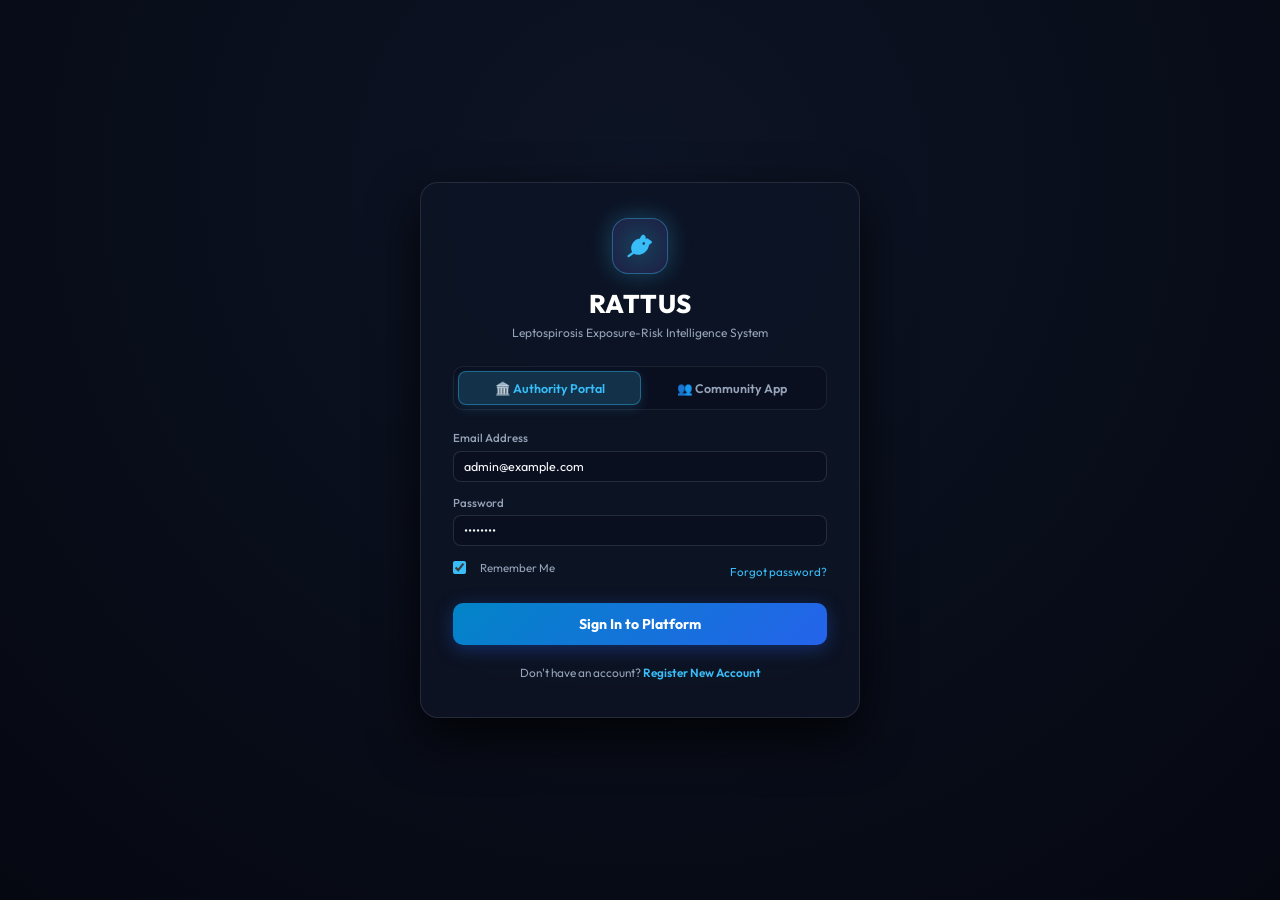
<file: login.html>
<!DOCTYPE html>
<html lang="en">
<head>
    <meta charset="UTF-8">
    <meta name="viewport" content="width=device-width, initial-scale=1.0">
    <title>RATTUS — Authentication Portal</title>
    <!-- Fonts -->
    <link rel="preconnect" href="https://fonts.googleapis.com">
    <link rel="preconnect" href="https://fonts.gstatic.com" crossorigin>
    <link href="https://fonts.googleapis.com/css2?family=Outfit:wght@300;400;500;600;700;800&family=JetBrains+Mono:wght@400;500;600&display=swap" rel="stylesheet">
    <link rel="stylesheet" href="/static/style.css?v=7">
</head>
<body class="login-portal-body">

    <div class="login-container-card">
        <!-- Logo Header -->
        <div class="login-brand-header">
            <div class="login-logo-glow">
                <svg class="login-rat-icon" viewBox="0 0 24 24" fill="currentColor">
                    <path d="M19.5 7.05C19 6.4 18.2 6 17.3 6H16.4C16.8 5.1 16.5 4 15.6 3.4C14.7 2.8 13.5 3 13 3.9L11.7 6.1C9.6 6.3 7.8 7.3 6.6 8.9C5.5 10.3 4.9 12.1 4.9 14C4.9 15 5.2 16 5.7 16.8L2.3 19.3C1.9 19.6 1.8 20.2 2.1 20.6C2.4 21 3 21.1 3.4 20.8L7.1 18.1C8 18.7 9.1 19 10.2 19C14.8 19 18.6 15.6 19.2 11.1L21.2 9.6C21.6 9.3 21.7 8.7 21.4 8.3C21 7.8 20.2 7.5 19.5 7.05ZM15 11C14.4 11 14 10.6 14 10C14 9.4 14.4 9 15 9C15.6 9 16 9.4 16 10C16 10.6 15.6 11 15 11Z"/>
                </svg>
            </div>
            <h1>RATTUS</h1>
            <p>Leptospirosis Exposure-Risk Intelligence System</p>
        </div>

        <!-- Role Selector Pills -->
        <div class="login-role-selector">
            <button class="role-pill active" id="pillAuthority">🏛️ Authority Portal</button>
            <button class="role-pill" id="pillCommunity">👥 Community App</button>
        </div>

        <!-- Login / Register Form -->
        <form id="authForm" class="login-form">
            <div class="form-group">
                <label for="loginEmail">Email Address</label>
                <input type="email" id="loginEmail" value="admin@example.com" placeholder="name@example.com" required class="mobile-input">
            </div>

            <div class="form-group">
                <label for="loginPassword">Password</label>
                <input type="password" id="loginPassword" value="••••••••" required class="mobile-input">
            </div>

            <div class="form-options-row">
                <label class="custom-checkbox-row">
                    <input type="checkbox" id="rememberMe" checked>
                    <span class="checkmark"></span>
                    <span class="cb-label">Remember Me</span>
                </label>
                <a href="#" class="forgot-link">Forgot password?</a>
            </div>

            <button type="submit" class="btn-auth-submit" id="btnAuthSubmit">
                Sign In to Platform
            </button>
        </form>

        <div class="login-footer-text">
            Don't have an account? <a href="#" id="toggleSignup">Register New Account</a>
        </div>
    </div>

    <!-- TOAST CONTAINER -->
    <div id="loginToastContainer" class="toast-container"></div>

    <script>
        document.addEventListener("DOMContentLoaded", () => {
            const pillAuthority = document.getElementById("pillAuthority");
            const pillCommunity = document.getElementById("pillCommunity");
            const btnDemoAdmin = document.getElementById("btnDemoAdmin");
            const btnDemoCommunity = document.getElementById("btnDemoCommunity");
            const loginEmail = document.getElementById("loginEmail");
            const authForm = document.getElementById("authForm");
            let selectedRole = "authority";

            pillAuthority.addEventListener("click", () => {
                pillAuthority.classList.add("active");
                pillCommunity.classList.remove("active");
                loginEmail.value = "admin@example.com";
                selectedRole = "authority";
            });

            pillCommunity.addEventListener("click", () => {
                pillCommunity.classList.add("active");
                pillAuthority.classList.remove("active");
                loginEmail.value = "community@example.com";
                selectedRole = "community";
            });

            authForm.addEventListener("submit", (e) => {
                e.preventDefault();
                performLogin(loginEmail.value, document.getElementById("loginPassword").value);
            });

            async function performLogin(email, password) {
                try {
                    const resp = await fetch("/api/login", {
                        method: "POST",
                        headers: { "Content-Type": "application/json" },
                        body: JSON.stringify({ email, password }),
                    });
                    const data = await resp.json();
                    if (resp.ok && data.success) {
                        localStorage.setItem("rattus_user", JSON.stringify(data.user));
                        window.location.href = data.redirect;
                    } else {
                        alert(data.message || "Login failed");
                    }
                } catch (err) {
                    console.error("Login error:", err);
                    alert("Network error during authentication");
                }
            }
        });
    </script>
</body>
</html>
</file>
<file: static/style.css>
/* ==========================================================================
   RATTUS AI — Ultra-Premium Command Center Dark Glass Design System
   ========================================================================== */

:root {
    --bg-canvas: #070b14;
    --bg-surface: #0a1020;
    --bg-card: rgba(13, 20, 37, 0.75);
    --bg-card-solid: #0d1425;
    --bg-card-hover: rgba(20, 30, 56, 0.85);
    --border-card: rgba(33, 49, 84, 0.65);
    --border-card-glow: rgba(56, 189, 248, 0.4);
    
    --text-main: #f8fafc;
    --text-muted: #94a3b8;
    --text-dim: #64748b;

    /* Semantic Accent Colors */
    --accent-blue: #38bdf8;
    --accent-blue-deep: #0284c7;
    --accent-green: #10b981;
    --accent-green-glow: rgba(16, 185, 129, 0.25);
    --accent-red: #ef4444;
    --accent-red-glow: rgba(239, 68, 68, 0.25);
    --accent-amber: #f59e0b;
    --accent-orange: #f97316;
    --accent-cyan: #06b6d4;
    --accent-purple: #8b5cf6;

    /* Fonts */
    --font-ui: 'Outfit', -apple-system, BlinkMacSystemFont, sans-serif;
    --font-mono: 'JetBrains Mono', monospace;
}

/* Reset & Base */
* {
    box-sizing: border-box;
    margin: 0;
    padding: 0;
}

body {
    font-family: var(--font-ui);
    background-color: var(--bg-canvas);
    color: var(--text-main);
    line-height: 1.4;
    min-height: 100vh;
    padding: 1rem 1.25rem;
    overflow-x: hidden;
    background-image: 
        radial-gradient(circle at 50% 0%, rgba(14, 165, 233, 0.08) 0%, transparent 60%),
        radial-gradient(circle at 100% 100%, rgba(139, 92, 246, 0.05) 0%, transparent 50%);
}

button, input, select {
    font-family: inherit;
    outline: none;
}

.hidden {
    display: none !important;
}

/* Main Command Center Wrapper */
.command-center-container {
    max-width: 1720px;
    margin: 0 auto;
    display: flex;
    flex-direction: column;
    gap: 1rem;
}

/* ==========================================================================
   TOP NAVBAR
   ========================================================================== */
.header-navbar {
    display: flex;
    justify-content: space-between;
    align-items: center;
    background: var(--bg-card);
    backdrop-filter: blur(14px);
    border: 1px solid var(--border-card);
    border-radius: 14px;
    padding: 0.65rem 1.25rem;
    box-shadow: 0 4px 20px rgba(0, 0, 0, 0.35);
}

.header-left {
    display: flex;
    align-items: center;
    gap: 2.2rem;
}

.brand-capsule {
    display: flex;
    align-items: center;
    gap: 0.85rem;
}

.brand-logo-glow {
    width: 38px;
    height: 38px;
    border-radius: 10px;
    background: linear-gradient(135deg, rgba(139, 92, 246, 0.25), rgba(56, 189, 248, 0.15));
    border: 1px solid rgba(139, 92, 246, 0.5);
    display: flex;
    align-items: center;
    justify-content: center;
    color: #c084fc;
    box-shadow: 0 0 16px rgba(139, 92, 246, 0.3);
}

.brand-rat-icon {
    width: 22px;
    height: 22px;
}

.brand-titles h1 {
    font-size: 1.25rem;
    font-weight: 800;
    letter-spacing: 0.5px;
    background: linear-gradient(135deg, #ffffff 0%, #cbd5e1 100%);
    -webkit-background-clip: text;
    -webkit-text-fill-color: transparent;
    line-height: 1.15;
}

.brand-subtitle {
    font-size: 0.72rem;
    color: var(--text-muted);
    letter-spacing: 0.2px;
}

/* Nav Pills */
.nav-pills-deck {
    display: flex;
    align-items: center;
    gap: 0.35rem;
    background: rgba(10, 16, 32, 0.65);
    padding: 3px;
    border-radius: 20px;
    border: 1px solid rgba(255, 255, 255, 0.06);
}

.nav-pill {
    background: transparent;
    border: none;
    color: var(--text-muted);
    font-size: 0.78rem;
    font-weight: 500;
    padding: 0.35rem 0.9rem;
    border-radius: 16px;
    cursor: pointer;
    transition: all 0.2s ease;
}

.nav-pill:hover {
    color: var(--text-main);
}

.nav-pill.active {
    background: rgba(56, 189, 248, 0.15);
    color: var(--accent-blue);
    font-weight: 600;
    box-shadow: 0 0 10px rgba(56, 189, 248, 0.2);
}

/* Header Right Actions */
.header-right {
    display: flex;
    align-items: center;
    gap: 1rem;
}

.status-pill-green {
    display: flex;
    align-items: center;
    gap: 0.45rem;
    background: rgba(16, 185, 129, 0.12);
    border: 1px solid rgba(16, 185, 129, 0.35);
    color: var(--accent-green);
    font-size: 0.76rem;
    font-weight: 600;
    padding: 0.35rem 0.85rem;
    border-radius: 20px;
}

.pulse-dot {
    width: 7px;
    height: 7px;
    border-radius: 50%;
    background-color: var(--accent-green);
    box-shadow: 0 0 8px var(--accent-green);
    animation: pulse 1.8s infinite;
}

@keyframes pulse {
    0% { transform: scale(0.95); opacity: 0.7; }
    50% { transform: scale(1.3); opacity: 1; }
    100% { transform: scale(0.95); opacity: 0.7; }
}

.btn-export-pdf {
    display: flex;
    align-items: center;
    gap: 0.45rem;
    background: linear-gradient(135deg, #0284c7, #2563eb);
    color: #ffffff;
    border: none;
    padding: 0.45rem 1rem;
    font-size: 0.78rem;
    font-weight: 600;
    border-radius: 8px;
    cursor: pointer;
    box-shadow: 0 4px 14px rgba(37, 99, 235, 0.35);
    transition: all 0.2s ease;
}

.btn-export-pdf:hover {
    filter: brightness(1.12);
    transform: translateY(-1px);
    box-shadow: 0 6px 18px rgba(37, 99, 235, 0.5);
}

.btn-icon {
    width: 14px;
    height: 14px;
}

.model-meta-tag {
    font-size: 0.74rem;
    color: var(--text-muted);
    font-family: var(--font-mono);
}

.model-meta-tag strong {
    color: var(--text-main);
}

.version-sub {
    color: var(--text-dim);
    font-size: 0.68rem;
}

/* ==========================================================================
   TOP KPI METRIC STRIP (5 CARDS)
   ========================================================================== */
.kpi-top-strip {
    display: grid;
    grid-template-columns: repeat(5, 1fr);
    gap: 1.25rem;
    margin-bottom: 1.25rem;
}

.kpi-box {
    background: var(--bg-card);
    backdrop-filter: blur(12px);
    border: 1px solid var(--border-card);
    border-radius: 12px;
    padding: 0.85rem 1rem;
    display: flex;
    flex-direction: column;
    justify-content: space-between;
    min-height: 96px;
    position: relative;
    overflow: hidden;
    transition: transform 0.2s ease, border-color 0.2s ease;
}

.kpi-box:hover {
    border-color: rgba(56, 189, 248, 0.3);
    transform: translateY(-2px);
}

.kpi-box-header {
    display: flex;
    align-items: center;
    gap: 0.5rem;
    width: 100%;
}

.kpi-box-icon {
    width: 18px;
    height: 18px;
    display: flex;
    align-items: center;
    justify-content: center;
}

.kpi-box-icon svg {
    width: 16px;
    height: 16px;
}

.green-icon { color: var(--accent-green); }
.red-icon { color: var(--accent-red); }
.blue-icon { color: var(--accent-blue); }
.cyan-icon { color: var(--accent-cyan); }
.amber-icon { color: var(--accent-amber); }

.kpi-box-title {
    font-size: 0.78rem;
    font-weight: 500;
    color: var(--text-muted);
}

.risk-pill {
    margin-left: auto;
    font-size: 0.68rem;
    font-weight: 700;
    padding: 2px 7px;
    border-radius: 10px;
    text-transform: uppercase;
}

.pill-low {
    background: rgba(16, 185, 129, 0.15);
    color: var(--accent-green);
    border: 1px solid rgba(16, 185, 129, 0.35);
}

.pill-mod {
    background: rgba(245, 158, 11, 0.15);
    color: var(--accent-amber);
    border: 1px solid rgba(245, 158, 11, 0.35);
}

.pill-high {
    background: rgba(249, 115, 22, 0.15);
    color: var(--accent-orange);
    border: 1px solid rgba(249, 115, 22, 0.35);
}

.pill-crit {
    background: rgba(239, 68, 68, 0.15);
    color: var(--accent-red);
    border: 1px solid rgba(239, 68, 68, 0.35);
}

.live-pill-red {
    margin-left: auto;
    background: rgba(239, 68, 68, 0.2);
    border: 1px solid rgba(239, 68, 68, 0.4);
    color: var(--accent-red);
    font-size: 0.66rem;
    font-weight: 700;
    padding: 1px 6px;
    border-radius: 8px;
}

.sub-pill-cyan {
    margin-left: auto;
    color: var(--accent-cyan);
    font-size: 0.68rem;
    font-weight: 500;
}

.btn-sync-mini {
    margin-left: auto;
    background: rgba(56, 189, 248, 0.12);
    border: 1px solid rgba(56, 189, 248, 0.3);
    color: var(--accent-blue);
    font-size: 0.68rem;
    font-weight: 600;
    padding: 2px 7px;
    border-radius: 6px;
    cursor: pointer;
    display: flex;
    align-items: center;
    gap: 4px;
    transition: all 0.2s ease;
}

.btn-sync-mini:hover {
    background: rgba(56, 189, 248, 0.25);
}

.sync-icon {
    width: 10px;
    height: 10px;
}

.kpi-box-body {
    display: flex;
    align-items: baseline;
    gap: 0.25rem;
    margin: 0.35rem 0 0.15rem 0;
}

.kpi-score-val, .kpi-big-val {
    font-family: var(--font-mono);
    font-size: 1.65rem;
    font-weight: 700;
    line-height: 1;
}

.kpi-score-denom, .unit-text {
    font-family: var(--font-mono);
    font-size: 0.85rem;
    color: var(--text-dim);
}

.text-red { color: var(--accent-red); }
.text-blue { color: var(--accent-blue); }
.text-cyan { color: var(--accent-cyan); }
.text-amber { color: var(--accent-amber); }
.text-green { color: var(--accent-green); }
.text-muted { color: var(--text-muted); }

.kpi-box-footer {
    font-size: 0.72rem;
    color: var(--text-dim);
}

/* Mini Sparkline Chart */
.sparkline-wrapper {
    width: 100%;
    height: 24px;
    margin-top: 4px;
}

/* Water Level Slider Wrap */
.water-slider-wrap {
    width: 100%;
    margin-top: 6px;
}

.slider-cyan::-webkit-slider-thumb {
    background: var(--accent-cyan) !important;
    box-shadow: 0 0 10px var(--accent-cyan) !important;
}

.water-progress-track {
    width: 100%;
    height: 5px;
    background: rgba(255, 255, 255, 0.08);
    border-radius: 4px;
    overflow: hidden;
    margin-top: 6px;
}

/* Water Level Progress Bar */
.water-progress-track {
    width: 100%;
    height: 5px;
    background: rgba(255, 255, 255, 0.08);
    border-radius: 4px;
    overflow: hidden;
    margin-top: 6px;
}

.water-progress-fill {
    height: 100%;
    background: linear-gradient(90deg, #0284c7, #06b6d4);
    box-shadow: 0 0 8px rgba(6, 182, 212, 0.5);
    border-radius: 4px;
    transition: width 0.4s ease;
}

/* ==========================================================================
   CENTRAL COMMAND GRID (3 COLUMNS)
   ========================================================================== */
.command-grid-3col {
    display: grid;
    grid-template-columns: 300px 1fr 320px;
    gap: 0.85rem;
    align-items: stretch;
    margin-bottom: 0.85rem;
}

/* Glass Card General */
.glass-card {
    background: var(--bg-card);
    backdrop-filter: blur(12px);
    border: 1px solid var(--border-card);
    border-radius: 12px;
    padding: 0.85rem;
    display: flex;
    flex-direction: column;
}

.card-header-clean {
    display: flex;
    justify-content: space-between;
    align-items: center;
    margin-bottom: 0.65rem;
}

.card-title-row {
    display: flex;
    align-items: center;
    gap: 0.45rem;
}

.card-title-row h2 {
    font-size: 0.82rem;
    font-weight: 700;
    letter-spacing: 0.3px;
    color: var(--text-main);
}

.header-sub-tag {
    font-size: 0.72rem;
    color: var(--text-muted);
    font-weight: 400;
}

.dot-live-blue {
    width: 7px;
    height: 7px;
    border-radius: 50%;
    background: var(--accent-blue);
    box-shadow: 0 0 6px var(--accent-blue);
}

.card-actions-row {
    display: flex;
    align-items: center;
    gap: 0.35rem;
}

.btn-hud-icon {
    background: rgba(255, 255, 255, 0.06);
    border: 1px solid rgba(255, 255, 255, 0.1);
    color: var(--text-muted);
    width: 24px;
    height: 24px;
    border-radius: 6px;
    cursor: pointer;
    font-size: 0.8rem;
    display: flex;
    align-items: center;
    justify-content: center;
    transition: all 0.2s ease;
}

.btn-hud-icon:hover {
    background: rgba(56, 189, 248, 0.2);
    color: var(--accent-blue);
    border-color: var(--accent-blue);
}

/* --------------------------------------------------------------------------
   COLUMN 1: LEFT SIDEBAR
   -------------------------------------------------------------------------- */
.col-left {
    display: flex;
    flex-direction: column;
    gap: 0.85rem;
}

/* Video HUD Stream */
.stream-card {
    min-height: 180px;
}

.video-hud-screen {
    position: relative;
    width: 100%;
    height: 155px;
    background: #030712;
    border-radius: 8px;
    overflow: hidden;
    border: 1px solid rgba(33, 49, 84, 0.8);
    display: flex;
    align-items: center;
    justify-content: center;
}

.video-hud-screen img {
    width: 100%;
    height: 100%;
    object-fit: cover;
    display: block;
}

/* Camera Offline Reticle HUD */
.camera-offline-hud {
    position: absolute;
    inset: 0;
    background: radial-gradient(circle, rgba(13, 20, 37, 0.95) 0%, rgba(3, 7, 18, 0.98) 100%);
    display: flex;
    flex-direction: column;
    align-items: center;
    justify-content: center;
    z-index: 5;
    transition: opacity 0.3s ease;
}

.camera-offline-hud.hidden {
    display: none !important;
}

.hud-reticle {
    width: 50px;
    height: 50px;
    position: relative;
    margin-bottom: 0.5rem;
}

.reticle-ring {
    position: absolute;
    inset: 0;
    border: 1.5px dashed rgba(239, 68, 68, 0.4);
    border-radius: 50%;
    animation: rotateReticle 12s linear infinite;
}

@keyframes rotateReticle {
    from { transform: rotate(0deg); }
    to { transform: rotate(360deg); }
}

.reticle-crosshair {
    position: absolute;
    top: 50%;
    left: 50%;
    width: 32px;
    height: 32px;
    transform: translate(-50%, -50%);
}

.reticle-crosshair::before, .reticle-crosshair::after {
    content: '';
    position: absolute;
    background: rgba(239, 68, 68, 0.6);
}

.reticle-crosshair::before {
    left: 0; right: 0; top: 50%; height: 1px;
}

.reticle-crosshair::after {
    top: 0; bottom: 0; left: 50%; width: 1px;
}

.reticle-dot {
    position: absolute;
    top: 50%;
    left: 50%;
    width: 6px;
    height: 6px;
    background: var(--accent-red);
    border-radius: 50%;
    transform: translate(-50%, -50%);
    box-shadow: 0 0 8px var(--accent-red);
}

.offline-hud-title {
    font-family: var(--font-mono);
    font-size: 0.74rem;
    font-weight: 700;
    color: var(--accent-red);
    letter-spacing: 1px;
}

.offline-hud-sub {
    font-size: 0.68rem;
    color: var(--text-dim);
}

.hud-fps-tag {
    position: absolute;
    bottom: 6px;
    left: 6px;
    background: rgba(0, 0, 0, 0.65);
    border: 1px solid rgba(255, 255, 255, 0.1);
    color: var(--accent-blue);
    font-family: var(--font-mono);
    font-size: 0.65rem;
    font-weight: 600;
    padding: 2px 5px;
    border-radius: 4px;
    z-index: 6;
}

/* Detection Card & Radar */
.detection-stat-radar-split {
    display: flex;
    justify-content: space-between;
    align-items: center;
    margin-bottom: 0.65rem;
}

.det-number {
    font-family: var(--font-mono);
    font-size: 1.8rem;
    font-weight: 700;
    line-height: 1;
}

.det-label {
    font-size: 0.74rem;
    color: var(--text-muted);
}

.det-peak {
    font-size: 0.68rem;
    color: var(--text-dim);
}

/* Circular Radar Sonar Animation */
.radar-scanner-widget {
    width: 62px;
    height: 62px;
    position: relative;
    border-radius: 50%;
    background: radial-gradient(circle, rgba(239, 68, 68, 0.08) 0%, rgba(239, 68, 68, 0.02) 100%);
    border: 1px solid rgba(239, 68, 68, 0.3);
    overflow: hidden;
}

.radar-ring {
    position: absolute;
    top: 50%;
    left: 50%;
    border-radius: 50%;
    border: 1px solid rgba(239, 68, 68, 0.2);
    transform: translate(-50%, -50%);
}

.ring-1 { width: 22px; height: 22px; }
.ring-2 { width: 42px; height: 42px; }
.ring-3 { width: 60px; height: 60px; }

.radar-sweep-arm {
    position: absolute;
    inset: 0;
    background: conic-gradient(from 0deg, transparent 0deg, rgba(239, 68, 68, 0.35) 45deg, transparent 46deg);
    border-radius: 50%;
    animation: radarSweep 3s linear infinite;
}

@keyframes radarSweep {
    from { transform: rotate(0deg); }
    to { transform: rotate(360deg); }
}

.radar-blip {
    position: absolute;
    width: 4px;
    height: 4px;
    background: var(--accent-red);
    border-radius: 50%;
    box-shadow: 0 0 6px var(--accent-red);
    animation: blipGlow 1.5s infinite alternate;
}

.blip-1 { top: 32%; left: 65%; }
.blip-2 { top: 62%; left: 38%; animation-delay: 0.6s; }

@keyframes blipGlow {
    0% { opacity: 0.3; transform: scale(0.8); }
    100% { opacity: 1; transform: scale(1.3); }
}

/* Control Slider Block */
.control-slider-block {
    margin-bottom: 0.6rem;
}

.slider-label-row {
    display: flex;
    justify-content: space-between;
    font-size: 0.72rem;
    color: var(--text-muted);
    margin-bottom: 0.25rem;
}

.slider-label-row strong {
    font-family: var(--font-mono);
    color: var(--accent-blue);
}

.custom-range-slider {
    width: 100%;
    -webkit-appearance: none;
    appearance: none;
    height: 4px;
    background: rgba(255, 255, 255, 0.1);
    border-radius: 2px;
    cursor: pointer;
}

.custom-range-slider::-webkit-slider-thumb {
    -webkit-appearance: none;
    appearance: none;
    width: 12px;
    height: 12px;
    border-radius: 50%;
    background: var(--accent-blue);
    box-shadow: 0 0 6px var(--accent-blue);
    cursor: pointer;
}

/* Custom Checkbox */
.custom-checkbox-row {
    display: flex;
    align-items: center;
    gap: 0.45rem;
    font-size: 0.72rem;
    color: var(--text-muted);
    cursor: pointer;
    margin-bottom: 0.5rem;
}

.custom-checkbox-row input {
    accent-color: var(--accent-blue);
    cursor: pointer;
}

/* Toggle Override Row */
.toggle-override-row {
    display: flex;
    justify-content: space-between;
    align-items: center;
    font-size: 0.72rem;
    color: var(--text-muted);
    padding-top: 0.4rem;
    border-top: 1px solid rgba(255, 255, 255, 0.06);
}

.info-bubble {
    color: var(--text-dim);
    cursor: help;
}

.switch-toggle {
    position: relative;
    display: inline-block;
    width: 28px;
    height: 16px;
}

.switch-toggle input { opacity: 0; width: 0; height: 0; }

.toggle-slider {
    position: absolute;
    cursor: pointer;
    inset: 0;
    background-color: rgba(255, 255, 255, 0.15);
    transition: 0.3s;
    border-radius: 16px;
}

.toggle-slider:before {
    position: absolute;
    content: "";
    height: 12px;
    width: 12px;
    left: 2px;
    bottom: 2px;
    background-color: white;
    transition: 0.3s;
    border-radius: 50%;
}

.switch-toggle input:checked + .toggle-slider {
    background-color: var(--accent-blue);
}

.switch-toggle input:checked + .toggle-slider:before {
    transform: translateX(12px);
}

.manual-count-input-wrap {
    display: flex;
    align-items: center;
    justify-content: space-between;
    margin-top: 0.4rem;
    font-size: 0.72rem;
}

.input-num-sleek {
    width: 60px;
    background: rgba(10, 16, 32, 0.8);
    border: 1px solid var(--border-card);
    color: var(--text-main);
    padding: 3px 6px;
    border-radius: 6px;
    font-family: var(--font-mono);
    font-size: 0.74rem;
}

/* Weather & Environment Widget */
.weather-widget-card {
    min-height: 100px;
}

.weather-widget-body {
    display: flex;
    justify-content: space-between;
    align-items: center;
}

.weather-temp-display {
    display: flex;
    align-items: baseline;
    gap: 0.3rem;
}

.weather-icon-dynamic {
    font-size: 1.2rem;
}

.weather-temp-num {
    font-family: var(--font-mono);
    font-size: 1.6rem;
    font-weight: 700;
}

.weather-unit {
    font-size: 0.85rem;
    color: var(--text-dim);
}

.weather-cond-text {
    font-size: 0.72rem;
    color: var(--text-muted);
    margin-top: 2px;
}

.weather-sub-metrics {
    display: flex;
    flex-direction: column;
    gap: 0.35rem;
    border-left: 1px solid rgba(255, 255, 255, 0.08);
    padding-left: 0.85rem;
}

.metric-pair {
    display: flex;
    justify-content: space-between;
    gap: 0.85rem;
    font-size: 0.72rem;
}

.mp-label {
    color: var(--text-dim);
}

.mp-val {
    font-family: var(--font-mono);
    color: var(--text-main);
}

/* --------------------------------------------------------------------------
   COLUMN 2: CENTER CITY MAP
   -------------------------------------------------------------------------- */
.col-center {
    display: flex;
    flex-direction: column;
}

.map-card-main {
    flex: 1;
    min-height: 520px;
    padding: 0.85rem;
    display: flex;
    flex-direction: column;
}

.map-card-header {
    display: flex;
    justify-content: space-between;
    align-items: center;
    margin-bottom: 0.65rem;
}

.map-card-header h2 {
    font-size: 0.82rem;
    font-weight: 700;
    letter-spacing: 0.4px;
}

.map-header-controls {
    display: flex;
    align-items: center;
    gap: 1.2rem;
}

.heatmap-toggle-wrap {
    display: flex;
    align-items: center;
    gap: 0.45rem;
}

.switch-toggle-small {
    position: relative;
    display: inline-block;
    width: 24px;
    height: 14px;
}

.switch-toggle-small input { opacity: 0; width: 0; height: 0; }

.toggle-slider-small {
    position: absolute;
    cursor: pointer;
    inset: 0;
    background-color: rgba(255, 255, 255, 0.15);
    transition: 0.3s;
    border-radius: 14px;
}

.toggle-slider-small:before {
    position: absolute;
    content: "";
    height: 10px;
    width: 10px;
    left: 2px;
    bottom: 2px;
    background-color: white;
    transition: 0.3s;
    border-radius: 50%;
}

.switch-toggle-small input:checked + .toggle-slider-small {
    background-color: var(--accent-blue);
}

.switch-toggle-small input:checked + .toggle-slider-small:before {
    transform: translateX(10px);
}

.heatmap-title {
    font-size: 0.72rem;
    color: var(--text-muted);
}

.map-risk-legend {
    display: flex;
    align-items: center;
    gap: 0.65rem;
    font-size: 0.7rem;
    color: var(--text-muted);
}

.legend-header {
    color: var(--text-dim);
}

.leg-tag {
    display: flex;
    align-items: center;
    gap: 3px;
}

.dot-color {
    width: 6px;
    height: 6px;
    border-radius: 50%;
}

.dot-green { background: var(--accent-green); box-shadow: 0 0 5px var(--accent-green); }
.dot-yellow { background: var(--accent-amber); box-shadow: 0 0 5px var(--accent-amber); }
.dot-orange { background: var(--accent-orange); box-shadow: 0 0 5px var(--accent-orange); }
.dot-red { background: var(--accent-red); box-shadow: 0 0 5px var(--accent-red); }

/* Map Viewport */
.map-viewport-wrapper {
    position: relative;
    flex: 1;
    min-height: 460px;
    border-radius: 10px;
    overflow: hidden;
    border: 1px solid rgba(33, 49, 84, 0.8);
}

.leaflet-dark-map {
    width: 100%;
    height: 100%;
    background: #060913;
}

/* Custom Leaflet Map Markers */
.lers-map-marker {
    display: flex;
    align-items: center;
    justify-content: center;
    border-radius: 50%;
    color: #ffffff;
    font-family: var(--font-mono);
    font-weight: 700;
    font-size: 0.74rem;
    cursor: pointer;
    box-shadow: 0 0 14px currentColor;
    transition: transform 0.2s ease;
}

.lers-map-marker:hover {
    transform: scale(1.25);
    z-index: 999 !important;
}

.marker-crit {
    background: #ef4444;
    border: 2px solid #ffffff;
    box-shadow: 0 0 20px rgba(239, 68, 68, 0.8), 0 0 0 6px rgba(239, 68, 68, 0.25);
}

.marker-high {
    background: #f97316;
    border: 2px solid #ffffff;
    box-shadow: 0 0 16px rgba(249, 115, 22, 0.7), 0 0 0 5px rgba(249, 115, 22, 0.2);
}

.marker-mod {
    background: #f59e0b;
    border: 2px solid #ffffff;
    box-shadow: 0 0 14px rgba(245, 158, 11, 0.7), 0 0 0 4px rgba(245, 158, 11, 0.2);
}

.marker-low {
    background: #10b981;
    border: 2px solid #ffffff;
    box-shadow: 0 0 12px rgba(16, 185, 129, 0.7), 0 0 0 4px rgba(16, 185, 129, 0.2);
}

/* Bottom Left LERS Spectrum Overlay */
.lers-spectrum-overlay {
    position: absolute;
    bottom: 12px;
    left: 12px;
    background: rgba(10, 16, 32, 0.85);
    backdrop-filter: blur(8px);
    border: 1px solid rgba(255, 255, 255, 0.1);
    border-radius: 8px;
    padding: 6px 10px;
    z-index: 500;
    width: 140px;
}

.spectrum-header {
    font-size: 0.65rem;
    font-weight: 700;
    color: var(--text-muted);
    margin-bottom: 3px;
    letter-spacing: 0.4px;
}

.spectrum-bar-gradient {
    width: 100%;
    height: 6px;
    border-radius: 3px;
    background: linear-gradient(90deg, #3b82f6 0%, #06b6d4 25%, #10b981 50%, #f59e0b 75%, #ef4444 100%);
}

.spectrum-scale-numbers {
    display: flex;
    justify-content: space-between;
    font-family: var(--font-mono);
    font-size: 0.6rem;
    color: var(--text-dim);
    margin-top: 2px;
}

/* --------------------------------------------------------------------------
   COLUMN 3: RIGHT SIDEBAR (NODES & DIRECTIVES)
   -------------------------------------------------------------------------- */
.col-right {
    display: flex;
    flex-direction: column;
    gap: 0.85rem;
}

.critical-nodes-card {
    flex: 1;
}

.btn-link-all {
    background: transparent;
    border: none;
    color: var(--accent-blue);
    font-size: 0.72rem;
    cursor: pointer;
    transition: opacity 0.2s ease;
}

.btn-link-all:hover {
    text-decoration: underline;
}

/* Ranked Nodes Directory List */
.ranked-nodes-list {
    display: flex;
    flex-direction: column;
    gap: 0.3rem;
    margin-top: 0.25rem;
    max-height: 420px;
    overflow-y: auto;
    padding-right: 4px;
}

.ranked-nodes-list::-webkit-scrollbar {
    width: 4px;
}

.ranked-nodes-list::-webkit-scrollbar-thumb {
    background: rgba(255, 255, 255, 0.15);
    border-radius: 4px;
}

.ranked-node-item {
    background: rgba(10, 16, 32, 0.55);
    border: 1px solid rgba(255, 255, 255, 0.05);
    border-radius: 8px;
    padding: 0.35rem 0.55rem;
    display: flex;
    justify-content: space-between;
    align-items: center;
    cursor: pointer;
    transition: all 0.2s ease;
}

.ranked-node-item:hover {
    background: rgba(30, 41, 69, 0.6);
    border-color: rgba(56, 189, 248, 0.3);
    transform: translateX(2px);
}

.node-left-col {
    display: flex;
    align-items: flex-start;
    gap: 0.5rem;
}

.node-rank-badge {
    font-family: var(--font-mono);
    font-weight: 700;
    font-size: 0.75rem;
    width: 16px;
    text-align: center;
    color: var(--text-dim);
    margin-top: 1px;
}

.rank-crit { color: var(--accent-red); }
.rank-high { color: var(--accent-orange); }
.rank-mod { color: var(--accent-amber); }
.rank-low { color: var(--accent-green); }

.node-info-block {
    display: flex;
    flex-direction: column;
}

.node-station-name {
    font-size: 0.76rem;
    font-weight: 600;
    color: var(--text-main);
}

.node-station-id {
    font-family: var(--font-mono);
    font-size: 0.65rem;
    color: var(--text-dim);
    margin-bottom: 2px;
}

.node-telemetry-row {
    display: flex;
    align-items: center;
    gap: 0.45rem;
    font-size: 0.65rem;
    color: var(--text-muted);
    font-family: var(--font-mono);
}

.node-right-col {
    display: flex;
    flex-direction: column;
    align-items: flex-end;
    gap: 2px;
}

.node-lers-score {
    font-family: var(--font-mono);
    font-size: 0.76rem;
    font-weight: 700;
}

.node-risk-pill {
    font-size: 0.6rem;
    font-weight: 700;
    padding: 1px 5px;
    border-radius: 4px;
    text-transform: uppercase;
}

/* Action Directive Cards */
.action-directive-card {
    padding: 0.75rem 0.85rem;
    border-radius: 10px;
    display: flex;
    flex-direction: column;
    gap: 0.4rem;
}

.municipal-glow-card {
    background: rgba(2, 132, 199, 0.08);
    border: 1px solid rgba(2, 132, 199, 0.35);
}

.citizen-glow-card {
    background: rgba(16, 185, 129, 0.08);
    border: 1px solid rgba(16, 185, 129, 0.35);
}

.action-card-top {
    display: flex;
    justify-content: space-between;
    align-items: center;
}

.action-title-row {
    display: flex;
    align-items: center;
    gap: 0.45rem;
}

.action-title-row h3 {
    font-size: 0.74rem;
    font-weight: 700;
    letter-spacing: 0.3px;
}

.municipal-glow-card h3 { color: var(--accent-blue); }
.citizen-glow-card h3 { color: var(--accent-green); }

.action-icon-badge {
    width: 18px;
    height: 18px;
    display: flex;
    align-items: center;
    justify-content: center;
}

.action-icon-badge svg {
    width: 14px;
    height: 14px;
}

.blue-badge { color: var(--accent-blue); }
.green-badge { color: var(--accent-green); }

.action-arrow-btn {
    background: transparent;
    border: none;
    color: var(--text-muted);
    font-size: 0.85rem;
    cursor: pointer;
    transition: transform 0.2s ease, color 0.2s ease;
}

.action-arrow-btn:hover {
    color: var(--text-main);
    transform: translateX(3px);
}

.action-body-text {
    font-size: 0.72rem;
    color: #cbd5e1;
    line-height: 1.35;
}

/* ==========================================================================
   BOTTOM CONTROL DECK (4 CARDS)
   ========================================================================== */
.bottom-control-deck {
    display: grid;
    grid-template-columns: repeat(4, 1fr);
    gap: 0.85rem;
}

.deck-card {
    padding: 0.85rem;
    min-height: 140px;
    display: flex;
    flex-direction: column;
    justify-content: flex-start;
}

.deck-card-header {
    display: flex;
    align-items: center;
    gap: 0.45rem;
    margin-bottom: 0.65rem;
}

.deck-icon {
    font-size: 0.95rem;
}

.deck-card-header h3 {
    font-size: 0.76rem;
    font-weight: 700;
    letter-spacing: 0.4px;
    color: var(--text-main);
}

/* Segmented Pills Row */
.segmented-pills-row {
    display: flex;
    background: rgba(10, 16, 32, 0.7);
    padding: 2px;
    border-radius: 8px;
    border: 1px solid rgba(255, 255, 255, 0.06);
    margin-bottom: 0.55rem;
}

.seg-pill {
    flex: 1;
    background: transparent;
    border: none;
    color: var(--text-muted);
    font-size: 0.7rem;
    font-weight: 500;
    padding: 4px 6px;
    border-radius: 6px;
    cursor: pointer;
    transition: all 0.2s ease;
    text-align: center;
}

.seg-pill:hover {
    color: var(--text-main);
}

.seg-pill.active {
    background: #0284c7;
    color: #ffffff;
    font-weight: 600;
    box-shadow: 0 2px 8px rgba(2, 132, 199, 0.4);
}

.deck-sub-control {
    display: flex;
    flex-direction: column;
    gap: 0.25rem;
    margin-bottom: 0.4rem;
}

.deck-sub-control label {
    font-size: 0.68rem;
    color: var(--text-dim);
}

.select-sleek, .input-text-sleek {
    width: 100%;
    background: rgba(10, 16, 32, 0.8);
    border: 1px solid var(--border-card);
    color: var(--text-main);
    padding: 4px 8px;
    border-radius: 6px;
    font-size: 0.72rem;
    transition: border-color 0.2s ease;
}

.select-sleek:focus, .input-text-sleek:focus {
    border-color: var(--accent-blue);
}

.input-action-wrap {
    display: flex;
    gap: 0.35rem;
}

.input-file-sleek {
    font-size: 0.68rem;
    color: var(--text-muted);
    flex: 1;
}

.btn-deck-primary {
    background: #0284c7;
    border: none;
    color: #ffffff;
    padding: 5px 10px;
    border-radius: 6px;
    font-size: 0.72rem;
    font-weight: 600;
    cursor: pointer;
    transition: filter 0.2s ease, transform 0.1s ease;
}

.btn-deck-primary:hover {
    filter: brightness(1.15);
}

.btn-deck-primary:active {
    transform: scale(0.98);
}

/* Phone Camera Sub-Controls */
.phone-cam-status-box {
    background: rgba(10, 16, 32, 0.7);
    border: 1px solid rgba(56, 189, 248, 0.2);
    border-radius: 8px;
    padding: 0.5rem 0.65rem;
    margin-bottom: 0.5rem;
}

.pcs-header {
    display: flex;
    justify-content: space-between;
    align-items: center;
    margin-bottom: 0.25rem;
}

.pcs-indicator {
    font-size: 0.72rem;
    font-weight: 700;
    color: var(--text-muted);
}

.pcs-indicator.streaming {
    color: var(--accent-green);
    text-shadow: 0 0 8px rgba(16, 185, 129, 0.5);
}

.pcs-fps {
    font-family: var(--font-mono);
    font-size: 0.68rem;
    color: var(--accent-blue);
}

.pcs-desc {
    font-size: 0.68rem;
    color: var(--text-dim);
    line-height: 1.3;
}

.phone-cam-action-buttons {
    display: flex;
    gap: 0.45rem;
}

.btn-phone-stream {
    flex: 1.5;
    padding: 0.5rem 0.75rem;
    font-size: 0.75rem;
    display: flex;
    align-items: center;
    justify-content: center;
    gap: 0.35rem;
    background: linear-gradient(135deg, #0284c7, #2563eb);
}

.btn-phone-stream.streaming {
    background: linear-gradient(135deg, #dc2626, #ef4444);
    box-shadow: 0 0 12px rgba(239, 68, 68, 0.4);
}

.btn-deck-secondary {
    flex: 1;
    background: rgba(255, 255, 255, 0.08);
    border: 1px solid rgba(255, 255, 255, 0.15);
    color: var(--text-main);
    padding: 0.5rem 0.55rem;
    border-radius: 6px;
    font-size: 0.7rem;
    font-weight: 600;
    cursor: pointer;
    display: flex;
    align-items: center;
    justify-content: center;
    gap: 0.25rem;
    transition: all 0.2s ease;
}

.btn-deck-secondary:hover {
    background: rgba(255, 255, 255, 0.16);
}

/* System Status List */
.sys-status-list {
    display: flex;
    flex-direction: column;
    gap: 0.35rem;
}

.sys-status-row {
    display: flex;
    justify-content: space-between;
    font-size: 0.72rem;
}

.sys-label {
    color: var(--text-dim);
}

.sys-val {
    font-family: var(--font-mono);
    font-weight: 600;
}

/* Quick Actions Col */
.quick-actions-col {
    display: flex;
    flex-direction: column;
    gap: 0.35rem;
}

.btn-deck-action {
    display: flex;
    align-items: center;
    gap: 0.45rem;
    background: rgba(255, 255, 255, 0.04);
    border: 1px solid rgba(255, 255, 255, 0.08);
    color: #cbd5e1;
    padding: 5px 8px;
    border-radius: 6px;
    font-size: 0.7rem;
    font-weight: 500;
    cursor: pointer;
    transition: all 0.2s ease;
}

.btn-deck-action:hover {
    background: rgba(56, 189, 248, 0.15);
    border-color: rgba(56, 189, 248, 0.35);
    color: #ffffff;
}

.qa-icon {
    width: 12px;
    height: 12px;
    color: var(--accent-blue);
}

/* ==========================================================================
   FLOATING TOAST CONTAINER
   ========================================================================== */
.toast-container {
    position: fixed;
    bottom: 20px;
    right: 20px;
    z-index: 9999;
    display: flex;
    flex-direction: column;
    gap: 8px;
    pointer-events: none;
}

.toast {
    background: rgba(13, 20, 37, 0.95);
    backdrop-filter: blur(12px);
    border: 1px solid var(--accent-blue);
    color: var(--text-main);
    padding: 8px 14px;
    border-radius: 8px;
    font-size: 0.76rem;
    box-shadow: 0 8px 24px rgba(0, 0, 0, 0.5);
    pointer-events: auto;
    animation: toastSlideIn 0.3s ease, toastFadeOut 0.3s ease 3.7s forwards;
}

@keyframes toastSlideIn {
    from { transform: translateX(100%); opacity: 0; }
    to { transform: translateX(0); opacity: 1; }
}

@keyframes toastFadeOut {
    from { opacity: 1; }
    to { opacity: 0; transform: translateY(10px); }
}

/* ==========================================================================
   RESPONSIVE DESIGN ADAPTATIONS & MOBILE OPTIMIZATIONS
   ========================================================================== */

/* Large Tablets & Small Desktops (<= 1280px) */
@media (max-width: 1280px) {
    .command-grid-3col {
        grid-template-columns: 270px 1fr 280px;
        gap: 0.75rem;
    }
    .kpi-top-strip {
        grid-template-columns: repeat(3, 1fr);
        gap: 0.85rem;
    }
    .bottom-control-deck {
        grid-template-columns: repeat(2, 1fr);
    }
}

/* Medium Tablets & Landscape (<= 1024px) */
@media (max-width: 1024px) {
    .header-left {
        gap: 1.2rem;
    }
    .command-grid-3col {
        grid-template-columns: 1fr 1fr;
    }
    .col-center {
        grid-column: 1 / -1;
    }
}

/* Tablets & Mobile Devices (<= 860px) */
@media (max-width: 860px) {
    body {
        padding: 0.5rem 0.6rem;
    }

    .command-center-container {
        gap: 0.75rem;
        width: 100%;
        max-width: 100%;
    }

    /* Top Navbar Responsive Breakdown */
    .header-navbar {
        flex-direction: column;
        align-items: stretch;
        gap: 0.75rem;
        padding: 0.75rem 0.85rem;
        border-radius: 12px;
    }

    .header-left {
        flex-direction: column;
        align-items: stretch;
        gap: 0.65rem;
        width: 100%;
    }

    .brand-capsule {
        width: 100%;
        justify-content: flex-start;
        gap: 0.75rem;
    }

    .brand-titles h1 {
        font-size: 1.15rem;
    }

    .nav-pills-deck {
        width: 100%;
        display: grid;
        grid-template-columns: repeat(4, 1fr);
        gap: 3px;
        padding: 3px;
        border-radius: 10px;
    }

    .nav-pill {
        padding: 0.45rem 0.2rem;
        font-size: 0.75rem;
        text-align: center;
        width: 100%;
    }

    .header-right {
        display: flex;
        flex-wrap: wrap;
        align-items: center;
        justify-content: space-between;
        gap: 0.5rem;
        width: 100%;
    }

    .status-pill-green {
        font-size: 0.72rem;
        padding: 0.3rem 0.65rem;
    }

    .user-auth-capsule {
        flex: 1 1 auto;
        justify-content: space-between;
        font-size: 0.72rem;
        padding: 0.3rem 0.55rem;
        max-width: 100%;
    }

    .btn-export-pdf {
        flex: 1 1 100%;
        justify-content: center;
        padding: 0.55rem 1rem;
        font-size: 0.8rem;
    }

    .model-meta-tag {
        width: 100%;
        text-align: center;
        font-size: 0.7rem;
        margin-top: 2px;
    }

    /* KPI Cards Grid */
    .kpi-top-strip {
        grid-template-columns: repeat(2, 1fr);
        gap: 0.65rem;
        margin-bottom: 0.75rem;
    }

    .kpi-box {
        padding: 0.7rem 0.8rem;
        min-height: 84px;
    }

    .kpi-score-val, .kpi-big-val {
        font-size: 1.45rem;
    }

    /* Command Center Columns Stacking */
    .command-grid-3col {
        grid-template-columns: 1fr;
        gap: 0.75rem;
    }

    .col-left, .col-center, .col-right {
        width: 100%;
        min-width: 0;
    }

    /* Stream Card Responsive Video Viewport */
    .stream-card {
        min-height: auto;
    }

    .video-hud-screen {
        height: auto;
        aspect-ratio: 16 / 9;
        min-height: 200px;
        max-height: 280px;
    }

    /* Map Card Responsive */
    .map-card-main {
        min-height: auto;
        padding: 0.75rem;
    }

    .map-card-header {
        flex-direction: column;
        align-items: flex-start;
        gap: 0.5rem;
    }

    .map-header-controls {
        flex-wrap: wrap;
        justify-content: space-between;
        width: 100%;
        gap: 0.5rem;
    }

    .map-risk-legend {
        flex-wrap: wrap;
        gap: 0.4rem;
        font-size: 0.65rem;
    }

    .map-viewport-wrapper {
        min-height: 300px;
        height: 320px;
        width: 100%;
    }

    .lers-spectrum-overlay {
        bottom: 8px;
        left: 8px;
        width: 120px;
        padding: 4px 8px;
    }

    /* Ranked Nodes List */
    .ranked-nodes-list {
        max-height: 280px;
    }

    .node-station-name {
        max-width: 160px;
        overflow: hidden;
        text-overflow: ellipsis;
        white-space: nowrap;
    }

    /* Bottom Control Deck */
    .bottom-control-deck {
        grid-template-columns: 1fr;
        gap: 0.65rem;
    }

    .deck-card {
        min-height: auto;
        padding: 0.75rem;
    }

    /* Analytics Tab */
    .analytics-grid-2col {
        grid-template-columns: 1fr;
        gap: 0.75rem;
    }

    .analytics-table-wrap {
        -webkit-overflow-scrolling: touch;
        overflow-x: auto;
        width: 100%;
    }

    /* Reports Tab */
    .reports-kpi-strip {
        grid-template-columns: repeat(2, 1fr);
        gap: 0.65rem;
    }

    .page-title-banner {
        flex-direction: column;
        align-items: flex-start;
        gap: 0.6rem;
        padding: 0.85rem 1rem;
    }

    .reports-action-strip, .filter-controls-row {
        flex-wrap: wrap;
        width: 100%;
    }

    /* Settings Tab */
    .settings-grid-2col {
        grid-template-columns: 1fr;
        gap: 0.75rem;
    }

    .setting-item-row {
        flex-direction: column;
        align-items: flex-start;
        gap: 0.5rem;
    }
}

/* Small Smart Phones (<= 480px) */
@media (max-width: 480px) {
    body {
        padding: 0.4rem;
    }

    .brand-titles h1 {
        font-size: 1.05rem;
    }

    .brand-subtitle {
        font-size: 0.65rem;
    }

    .nav-pill {
        font-size: 0.7rem;
        padding: 0.35rem 0.15rem;
    }

    .kpi-top-strip {
        grid-template-columns: 1fr 1fr;
        gap: 0.5rem;
    }

    .kpi-top-strip .kpi-box:nth-child(5) {
        grid-column: 1 / -1;
    }

    .kpi-box {
        padding: 0.6rem 0.7rem;
    }

    .kpi-score-val, .kpi-big-val {
        font-size: 1.35rem;
    }

    .weather-metrics-matrix {
        grid-template-columns: 1fr;
    }

    .reports-kpi-strip {
        grid-template-columns: 1fr 1fr;
        gap: 0.5rem;
    }

    .rkpi-box {
        padding: 0.75rem;
    }

    .rkpi-val {
        font-size: 1.35rem;
    }

    .modal-content {
        width: 95vw;
        padding: 0.85rem;
    }
}

/* ==========================================================================
   LEAFLET DARK POPUP STYLING
   ========================================================================== */
.leaflet-popup-content-wrapper {
    background: #0d1425 !important;
    color: #f8fafc !important;
    border: 1px solid rgba(56, 189, 248, 0.4) !important;
    border-radius: 12px !important;
    box-shadow: 0 10px 30px rgba(0, 0, 0, 0.7) !important;
    padding: 6px !important;
}

/* ==========================================================================
   COMMUNITY MOBILE APP STYLING
   ========================================================================== */

.community-app-body {
    background-color: #050811;
    display: flex;
    justify-content: center;
    align-items: flex-start;
    padding: 0;
    min-height: 100vh;
}

.mobile-app-shell {
    width: 100%;
    max-width: 480px;
    min-height: 100vh;
    background: #090f1f;
    border-left: 1px solid rgba(255, 255, 255, 0.08);
    border-right: 1px solid rgba(255, 255, 255, 0.08);
    display: flex;
    flex-direction: column;
    position: relative;
    box-shadow: 0 0 40px rgba(0, 0, 0, 0.8);
}

.mobile-app-header {
    background: rgba(13, 20, 37, 0.95);
    backdrop-filter: blur(12px);
    border-bottom: 1px solid rgba(255, 255, 255, 0.08);
    padding: 0.85rem 1rem;
    position: sticky;
    top: 0;
    z-index: 100;
}

.mobile-header-top {
    display: flex;
    justify-content: space-between;
    align-items: center;
}

.mobile-brand {
    display: flex;
    align-items: center;
    gap: 0.6rem;
}

.mobile-logo-icon {
    width: 34px;
    height: 34px;
    background: rgba(139, 92, 246, 0.2);
    border: 1px solid rgba(139, 92, 246, 0.4);
    border-radius: 8px;
    display: flex;
    align-items: center;
    justify-content: center;
    font-size: 1.1rem;
}

.mobile-brand-title h1 {
    font-size: 1.1rem;
    font-weight: 800;
    line-height: 1.1;
    color: #ffffff;
}

.mobile-brand-title span {
    font-size: 0.68rem;
    color: #94a3b8;
}

.btn-authority-portal {
    text-decoration: none;
    background: rgba(56, 189, 248, 0.15);
    border: 1px solid rgba(56, 189, 248, 0.35);
    color: #38bdf8;
    font-size: 0.72rem;
    font-weight: 600;
    padding: 4px 8px;
    border-radius: 6px;
    transition: all 0.2s ease;
}

.btn-authority-portal:hover {
    background: rgba(56, 189, 248, 0.3);
}

.hyperlocal-alert-strip {
    background: linear-gradient(135deg, rgba(239, 68, 68, 0.2), rgba(249, 115, 22, 0.15));
    border: 1px solid rgba(239, 68, 68, 0.35);
    border-radius: 8px;
    padding: 0.45rem 0.75rem;
    margin-top: 0.65rem;
    display: flex;
    align-items: center;
    gap: 0.6rem;
}

.warning-pulse-icon {
    font-size: 1rem;
    animation: alertPulse 1.5s infinite;
}

@keyframes alertPulse {
    0% { opacity: 0.6; }
    50% { opacity: 1; transform: scale(1.15); }
    100% { opacity: 0.6; }
}

.alert-strip-text strong {
    font-size: 0.68rem;
    color: #ef4444;
    letter-spacing: 0.3px;
    display: block;
}

.alert-strip-text p {
    font-size: 0.68rem;
    color: #cbd5e1;
    margin: 0;
}

/* Mobile Viewport & Tabs */
.mobile-viewport {
    flex: 1;
    padding: 0.85rem;
    padding-bottom: 70px;
    overflow-y: auto;
}

.mobile-tab-view {
    display: none;
}

.mobile-tab-view.active {
    display: block;
}

.mobile-card {
    background: rgba(13, 20, 37, 0.8);
    border: 1px solid rgba(255, 255, 255, 0.08);
    border-radius: 12px;
    padding: 0.85rem;
}

.mobile-card-header {
    display: flex;
    justify-content: space-between;
    align-items: center;
    margin-bottom: 0.45rem;
}

.mobile-card-header h2 {
    font-size: 0.95rem;
    font-weight: 700;
    color: #f8fafc;
}

.sub-tag {
    font-size: 0.65rem;
    color: #38bdf8;
    background: rgba(56, 189, 248, 0.12);
    padding: 2px 6px;
    border-radius: 4px;
    font-weight: 600;
}

.section-desc {
    font-size: 0.74rem;
    color: #94a3b8;
    margin-bottom: 0.75rem;
    line-height: 1.35;
}

/* Video Capture Dropzone */
.video-capture-dropzone {
    border: 2px dashed rgba(56, 189, 248, 0.4);
    background: rgba(10, 16, 32, 0.6);
    border-radius: 10px;
    padding: 1.2rem 1rem;
    text-align: center;
    cursor: pointer;
    transition: all 0.2s ease;
    margin-bottom: 0.85rem;
}

.video-capture-dropzone:hover {
    border-color: #38bdf8;
    background: rgba(56, 189, 248, 0.08);
}

.dropzone-reticle {
    width: 44px;
    height: 44px;
    margin: 0 auto 0.4rem auto;
    background: rgba(56, 189, 248, 0.15);
    border-radius: 50%;
    display: flex;
    align-items: center;
    justify-content: center;
    color: #38bdf8;
}

.cam-icon {
    width: 22px;
    height: 22px;
}

.dropzone-text {
    font-size: 0.82rem;
    font-weight: 600;
    color: #f8fafc;
}

.dropzone-sub {
    font-size: 0.68rem;
    color: #64748b;
    margin-top: 2px;
}

.hidden-file-input {
    display: none;
}

/* Automated Report Card */
.automated-report-card {
    background: rgba(2, 132, 199, 0.12);
    border: 1px solid rgba(2, 132, 199, 0.4);
    border-radius: 10px;
    padding: 0.75rem;
    margin-bottom: 0.85rem;
}

.arc-header {
    display: flex;
    justify-content: space-between;
    align-items: center;
    margin-bottom: 0.5rem;
}

.arc-badge {
    font-size: 0.62rem;
    font-weight: 700;
    color: #38bdf8;
    background: rgba(56, 189, 248, 0.2);
    padding: 2px 6px;
    border-radius: 4px;
}

.arc-time {
    font-size: 0.65rem;
    color: #94a3b8;
}

.arc-grid {
    display: grid;
    grid-template-columns: 1fr 1fr;
    gap: 0.4rem 0.8rem;
}

.arc-item {
    display: flex;
    flex-direction: column;
}

.arc-label {
    font-size: 0.65rem;
    color: #64748b;
}

.arc-val {
    font-size: 0.78rem;
    font-family: var(--font-mono);
}

/* Forms */
.citizen-form {
    display: flex;
    flex-direction: column;
    gap: 0.65rem;
}

.form-group {
    display: flex;
    flex-direction: column;
    gap: 0.25rem;
}

.form-group label {
    font-size: 0.72rem;
    color: #94a3b8;
    font-weight: 500;
}

.mobile-input, .mobile-textarea, .mobile-select {
    width: 100%;
    background: rgba(10, 16, 32, 0.9);
    border: 1px solid rgba(255, 255, 255, 0.12);
    color: #f8fafc;
    padding: 7px 10px;
    border-radius: 8px;
    font-size: 0.78rem;
}

.mobile-input:focus, .mobile-textarea:focus, .mobile-select:focus {
    border-color: #38bdf8;
}

.btn-submit-report {
    background: linear-gradient(135deg, #0284c7, #2563eb);
    color: #ffffff;
    border: none;
    padding: 0.65rem 1rem;
    font-size: 0.82rem;
    font-weight: 700;
    border-radius: 8px;
    cursor: pointer;
    margin-top: 0.35rem;
    box-shadow: 0 4px 14px rgba(37, 99, 235, 0.35);
    transition: all 0.2s ease;
}

.btn-submit-report:hover {
    filter: brightness(1.12);
}

/* Submitted Reports List */
.citizen-reports-list {
    display: flex;
    flex-direction: column;
    gap: 0.45rem;
    margin-top: 0.35rem;
}

.report-item-card {
    background: rgba(10, 16, 32, 0.6);
    border: 1px solid rgba(255, 255, 255, 0.06);
    border-radius: 8px;
    padding: 0.55rem 0.75rem;
}

.ric-top {
    display: flex;
    justify-content: space-between;
    align-items: center;
    margin-bottom: 3px;
}

.ric-id {
    font-family: var(--font-mono);
    font-size: 0.7rem;
    font-weight: 700;
    color: #38bdf8;
}

.ric-status {
    font-size: 0.62rem;
    background: rgba(16, 185, 129, 0.15);
    color: #10b981;
    padding: 2px 6px;
    border-radius: 4px;
    font-weight: 600;
}

.ric-loc {
    font-size: 0.76rem;
    font-weight: 600;
    color: #f8fafc;
}

.ric-desc {
    font-size: 0.7rem;
    color: #94a3b8;
    margin-top: 2px;
}

/* Scoreless Heatmap View */
.scoreless-legend-strip {
    display: flex;
    align-items: center;
    gap: 0.75rem;
    font-size: 0.68rem;
    color: #94a3b8;
    margin-bottom: 0.55rem;
}

.mobile-map-container {
    width: 100%;
    height: 360px;
    border-radius: 10px;
    overflow: hidden;
    border: 1px solid rgba(255, 255, 255, 0.08);
}

.community-map-advisory {
    font-size: 0.7rem;
    color: #94a3b8;
    margin-top: 0.65rem;
    background: rgba(255, 255, 255, 0.04);
    padding: 6px 10px;
    border-radius: 6px;
}

.scoreless-marker {
    display: flex;
    align-items: center;
    justify-content: center;
    border-radius: 50%;
    color: #ffffff;
    font-size: 0.8rem;
    cursor: pointer;
    box-shadow: 0 0 12px currentColor;
}

/* Community Forum / Blogspot */
.btn-new-post {
    background: rgba(139, 92, 246, 0.2);
    border: 1px solid rgba(139, 92, 246, 0.4);
    color: #c084fc;
    font-size: 0.72rem;
    font-weight: 600;
    padding: 4px 8px;
    border-radius: 6px;
    cursor: pointer;
}

.forum-category-pills {
    display: flex;
    gap: 0.35rem;
    overflow-x: auto;
    padding-bottom: 0.4rem;
    margin-bottom: 0.75rem;
}

.cat-pill {
    background: rgba(10, 16, 32, 0.7);
    border: 1px solid rgba(255, 255, 255, 0.08);
    color: #94a3b8;
    font-size: 0.68rem;
    padding: 3px 8px;
    border-radius: 14px;
    cursor: pointer;
    white-space: nowrap;
}

.cat-pill.active {
    background: rgba(139, 92, 246, 0.25);
    color: #c084fc;
    border-color: rgba(139, 92, 246, 0.5);
    font-weight: 600;
}

.forum-posts-container {
    display: flex;
    flex-direction: column;
    gap: 0.75rem;
}

.forum-post-card {
    background: rgba(10, 16, 32, 0.75);
    border: 1px solid rgba(255, 255, 255, 0.08);
    border-radius: 10px;
    padding: 0.75rem;
}

.post-header {
    display: flex;
    justify-content: space-between;
    align-items: center;
    margin-bottom: 0.4rem;
}

.post-author-row {
    display: flex;
    align-items: center;
    gap: 0.45rem;
}

.post-avatar {
    width: 28px;
    height: 28px;
    border-radius: 50%;
    background: #1e293b;
    display: flex;
    align-items: center;
    justify-content: center;
    font-size: 0.75rem;
}

.post-author-name {
    font-size: 0.78rem;
    font-weight: 600;
    color: #f8fafc;
}

.post-meta {
    font-size: 0.65rem;
    color: #64748b;
}

.post-tag-badge {
    font-size: 0.62rem;
    font-weight: 600;
    padding: 2px 6px;
    border-radius: 4px;
    background: rgba(56, 189, 248, 0.12);
    color: #38bdf8;
}

.post-content {
    font-size: 0.76rem;
    color: #cbd5e1;
    line-height: 1.4;
    margin-bottom: 0.6rem;
}

.post-footer-actions {
    display: flex;
    align-items: center;
    gap: 1rem;
    font-size: 0.7rem;
    border-top: 1px solid rgba(255, 255, 255, 0.05);
    padding-top: 0.45rem;
}

.btn-upvote {
    background: rgba(255, 255, 255, 0.04);
    border: 1px solid rgba(255, 255, 255, 0.1);
    color: #94a3b8;
    padding: 2px 8px;
    border-radius: 12px;
    cursor: pointer;
    display: flex;
    align-items: center;
    gap: 4px;
}

.btn-upvote:hover, .btn-upvote.upvoted {
    background: rgba(239, 68, 68, 0.15);
    color: #ef4444;
    border-color: rgba(239, 68, 68, 0.4);
}

.comments-count-toggle {
    color: #94a3b8;
    cursor: pointer;
}

/* Comments List inside Post */
.post-comments-drawer {
    margin-top: 0.5rem;
    background: rgba(5, 8, 17, 0.6);
    border-radius: 6px;
    padding: 0.5rem;
    display: flex;
    flex-direction: column;
    gap: 0.4rem;
}

.comment-item {
    font-size: 0.7rem;
    color: #cbd5e1;
}

.comment-author {
    font-weight: 600;
    color: #38bdf8;
    margin-right: 4px;
}

.add-comment-row {
    display: flex;
    gap: 4px;
    margin-top: 4px;
}

.input-comment-sleek {
    flex: 1;
    background: rgba(10, 16, 32, 0.8);
    border: 1px solid rgba(255, 255, 255, 0.1);
    color: #f8fafc;
    padding: 3px 6px;
    border-radius: 4px;
    font-size: 0.68rem;
}

.btn-send-comment {
    background: #0284c7;
    color: #fff;
    border: none;
    padding: 3px 8px;
    border-radius: 4px;
    font-size: 0.68rem;
    cursor: pointer;
}

/* Alerts Tab Cards */
.alert-card-item {
    padding: 0.75rem;
    border-radius: 8px;
    margin-bottom: 0.65rem;
}

.critical-alert {
    background: rgba(239, 68, 68, 0.1);
    border: 1px solid rgba(239, 68, 68, 0.35);
}

.high-alert {
    background: rgba(249, 115, 22, 0.1);
    border: 1px solid rgba(249, 115, 22, 0.35);
}

.alert-card-top {
    display: flex;
    justify-content: space-between;
    align-items: center;
    margin-bottom: 4px;
}

.red-tag { background: rgba(239, 68, 68, 0.2); color: #ef4444; }
.orange-tag { background: rgba(249, 115, 22, 0.2); color: #f97316; }

.alert-tag {
    font-size: 0.62rem;
    font-weight: 700;
    padding: 2px 6px;
    border-radius: 4px;
}

.alert-time {
    font-size: 0.65rem;
    color: #94a3b8;
}

.alert-card-item h3 {
    font-size: 0.82rem;
    color: #f8fafc;
    margin-bottom: 3px;
}

.alert-card-item p {
    font-size: 0.72rem;
    color: #cbd5e1;
    margin: 0;
    line-height: 1.35;
}

.emergency-helplines-card {
    background: rgba(10, 16, 32, 0.6);
    border: 1px solid rgba(255, 255, 255, 0.08);
    border-radius: 8px;
    padding: 0.75rem;
    margin-top: 0.85rem;
}

.emergency-helplines-card h3 {
    font-size: 0.8rem;
    color: #f8fafc;
    margin-bottom: 0.4rem;
}

.helpline-row {
    display: flex;
    justify-content: space-between;
    font-size: 0.72rem;
    margin-bottom: 4px;
}

.helpline-row a {
    color: #38bdf8;
    text-decoration: none;
    font-weight: 600;
}

/* Mobile Bottom Tab Nav */
.mobile-bottom-nav {
    position: fixed;
    bottom: 0;
    left: 50%;
    transform: translateX(-50%);
    width: 100%;
    max-width: 480px;
    background: rgba(10, 16, 32, 0.95);
    backdrop-filter: blur(14px);
    border-top: 1px solid rgba(255, 255, 255, 0.1);
    display: flex;
    justify-content: space-around;
    padding: 0.45rem 0;
    z-index: 200;
}

.mobile-nav-item {
    background: transparent;
    border: none;
    color: #64748b;
    display: flex;
    flex-direction: column;
    align-items: center;
    gap: 2px;
    cursor: pointer;
    flex: 1;
    transition: all 0.2s ease;
}

.mobile-nav-item .nav-icon {
    font-size: 1.1rem;
}

.mobile-nav-item .nav-text {
    font-size: 0.65rem;
    font-weight: 500;
}

.mobile-nav-item.active {
    color: #38bdf8;
}

.mobile-nav-item.active .nav-icon {
    transform: translateY(-2px);
}

/* Modal Popup */
.community-modal {
    position: fixed;
    inset: 0;
    background: rgba(0, 0, 0, 0.75);
    backdrop-filter: blur(8px);
    z-index: 999;
    display: flex;
    align-items: center;
    justify-content: center;
    padding: 1rem;
}

.modal-content {
    background: #0d1425;
    border: 1px solid rgba(139, 92, 246, 0.4);
    border-radius: 12px;
    width: 100%;
    max-width: 420px;
    padding: 1rem;
    box-shadow: 0 10px 30px rgba(0, 0, 0, 0.8);
}

.modal-header {
    display: flex;
    justify-content: space-between;
    align-items: center;
    margin-bottom: 0.75rem;
}

.modal-header h3 {
    font-size: 0.95rem;
    color: #f8fafc;
}

.modal-close {
    background: transparent;
    border: none;
    color: #94a3b8;
    font-size: 1.1rem;
    cursor: pointer;
}

/* ==========================================================================
   HEADER NAV TAB PAGES & REPORTS DESK STYLING
   ========================================================================== */

.nav-tab-page {
    animation: fadeIn 0.25s ease-in-out;
}

.nav-tab-page.hidden {
    display: none !important;
}

.nav-tab-page.active {
    display: block !important;
}

.page-title-banner {
    display: flex;
    justify-content: space-between;
    align-items: center;
    background: rgba(13, 20, 37, 0.8);
    border: 1px solid rgba(255, 255, 255, 0.08);
    border-radius: 14px;
    padding: 1.2rem 1.5rem;
    margin-bottom: 1.25rem;
}

.page-title-banner h2 {
    font-size: 1.25rem;
    font-weight: 800;
    color: #f8fafc;
    margin-bottom: 2px;
}

.banner-sub {
    font-size: 0.78rem;
    color: #94a3b8;
    margin: 0;
}

.compliance-badge {
    background: rgba(16, 185, 129, 0.15);
    border: 1px solid rgba(16, 185, 129, 0.35);
    color: #10b981;
    font-size: 0.78rem;
    font-weight: 700;
    padding: 0.5rem 1rem;
    border-radius: 8px;
}

/* Analytics Grid */
.analytics-grid-2col {
    display: grid;
    grid-template-columns: 1fr 1fr;
    gap: 1.25rem;
}

.full-width-card {
    grid-column: 1 / -1;
}

.analytics-card {
    padding: 1.1rem;
}

.analytics-table-wrap {
    overflow-x: auto;
    margin-top: 0.75rem;
}

.analytics-table {
    width: 100%;
    border-collapse: collapse;
    font-size: 0.78rem;
    text-align: left;
}

.analytics-table th {
    background: rgba(10, 16, 32, 0.8);
    color: #94a3b8;
    padding: 8px 12px;
    font-weight: 600;
    border-bottom: 1px solid rgba(255, 255, 255, 0.1);
}

.analytics-table td {
    padding: 10px 12px;
    border-bottom: 1px solid rgba(255, 255, 255, 0.05);
    color: #cbd5e1;
}

.weather-metrics-matrix {
    display: grid;
    grid-template-columns: 1fr 1fr;
    gap: 0.75rem;
    margin-top: 0.75rem;
}

.wm-box {
    background: rgba(10, 16, 32, 0.6);
    border: 1px solid rgba(255, 255, 255, 0.06);
    padding: 1rem;
    border-radius: 10px;
    display: flex;
    flex-direction: column;
}

.wm-label {
    font-size: 0.7rem;
    color: #64748b;
}

.wm-val {
    font-size: 1.35rem;
    font-family: var(--font-mono);
    font-weight: 700;
    margin-top: 4px;
}

/* Municipal Reports Management Desk */
.reports-action-strip {
    display: flex;
    gap: 0.6rem;
}

.reports-kpi-strip {
    display: grid;
    grid-template-columns: repeat(4, 1fr);
    gap: 1rem;
    margin-bottom: 1.25rem;
}

.rkpi-box {
    background: rgba(13, 20, 37, 0.8);
    border: 1px solid rgba(255, 255, 255, 0.08);
    border-radius: 12px;
    padding: 1rem 1.2rem;
    display: flex;
    flex-direction: column;
}

.rkpi-label {
    font-size: 0.72rem;
    color: #94a3b8;
}

.rkpi-val {
    font-size: 1.6rem;
    font-family: var(--font-mono);
    font-weight: 800;
    margin-top: 4px;
}

.reports-table-card {
    padding: 1.2rem;
}

.filter-controls-row {
    display: flex;
    gap: 0.6rem;
}

.select-status-sleek {
    background: rgba(10, 16, 32, 0.9);
    border: 1px solid rgba(56, 189, 248, 0.4);
    color: #38bdf8;
    padding: 4px 8px;
    border-radius: 6px;
    font-size: 0.72rem;
    font-weight: 600;
    cursor: pointer;
}

/* Settings View */
.settings-grid-2col {
    display: grid;
    grid-template-columns: 1fr 1fr;
    gap: 1.25rem;
}

.settings-card {
    padding: 1.2rem;
}

.settings-card h3 {
    font-size: 0.95rem;
    color: #f8fafc;
    margin-bottom: 1rem;
}

.setting-item-row {
    display: flex;
    justify-content: space-between;
    align-items: center;
    padding: 0.75rem 0;
    border-bottom: 1px solid rgba(255, 255, 255, 0.06);
}

.setting-item-row label {
    font-size: 0.8rem;
    font-weight: 600;
    color: #f8fafc;
}

.sub-text {
    font-size: 0.68rem;
    color: #64748b;
    margin: 2px 0 0 0;
}

/* ==========================================================================
   AUTHENTICATION PORTAL STYLING
   ========================================================================== */

.login-portal-body {
    background: radial-gradient(circle at 50% 20%, #0d1425 0%, #050811 100%);
    min-height: 100vh;
    display: flex;
    align-items: center;
    justify-content: center;
    padding: 1.5rem;
}

.login-container-card {
    background: rgba(13, 20, 37, 0.85);
    backdrop-filter: blur(16px);
    border: 1px solid rgba(255, 255, 255, 0.1);
    border-radius: 18px;
    width: 100%;
    max-width: 440px;
    padding: 2.2rem 2rem;
    box-shadow: 0 20px 50px rgba(0, 0, 0, 0.8);
}

.login-brand-header {
    text-align: center;
    margin-bottom: 1.5rem;
}

.login-logo-glow {
    width: 56px;
    height: 56px;
    margin: 0 auto 0.75rem auto;
    background: radial-gradient(circle, rgba(56, 189, 248, 0.25) 0%, rgba(139, 92, 246, 0.15) 100%);
    border: 1px solid rgba(56, 189, 248, 0.4);
    border-radius: 16px;
    display: flex;
    align-items: center;
    justify-content: center;
    color: #38bdf8;
    box-shadow: 0 0 25px rgba(56, 189, 248, 0.3);
}

.login-rat-icon {
    width: 30px;
    height: 30px;
}

.login-brand-header h1 {
    font-size: 1.6rem;
    font-weight: 800;
    color: #ffffff;
    letter-spacing: 0.5px;
}

.login-brand-header p {
    font-size: 0.75rem;
    color: #94a3b8;
    margin-top: 3px;
}

.login-role-selector {
    display: flex;
    background: rgba(10, 16, 32, 0.8);
    padding: 4px;
    border-radius: 10px;
    margin-bottom: 1.25rem;
    border: 1px solid rgba(255, 255, 255, 0.08);
}

.role-pill {
    flex: 1;
    background: transparent;
    border: none;
    color: #94a3b8;
    font-size: 0.78rem;
    font-weight: 600;
    padding: 0.55rem;
    border-radius: 8px;
    cursor: pointer;
    transition: all 0.2s ease;
}

.role-pill.active {
    background: rgba(56, 189, 248, 0.2);
    color: #38bdf8;
    border: 1px solid rgba(56, 189, 248, 0.4);
    box-shadow: 0 4px 12px rgba(56, 189, 248, 0.15);
}

.demo-profiles-strip {
    background: rgba(10, 16, 32, 0.6);
    border: 1px solid rgba(255, 255, 255, 0.06);
    border-radius: 10px;
    padding: 0.75rem;
    margin-bottom: 1.25rem;
}

.demo-title {
    font-size: 0.65rem;
    font-weight: 700;
    color: #38bdf8;
    letter-spacing: 0.5px;
    display: block;
    margin-bottom: 0.5rem;
}

.demo-btns-row {
    display: flex;
    flex-direction: column;
    gap: 0.45rem;
}

.btn-demo-login {
    background: rgba(255, 255, 255, 0.04);
    border: 1px solid rgba(255, 255, 255, 0.1);
    color: #cbd5e1;
    padding: 0.5rem 0.75rem;
    border-radius: 8px;
    cursor: pointer;
    text-align: left;
    display: flex;
    justify-content: space-between;
    align-items: center;
    transition: all 0.2s ease;
}

.btn-demo-login:hover {
    border-color: #38bdf8;
    background: rgba(56, 189, 248, 0.1);
}

.authority-demo strong { color: #38bdf8; }
.community-demo strong { color: #c084fc; }

.btn-demo-login span {
    font-size: 0.68rem;
    color: #94a3b8;
}

.login-form {
    display: flex;
    flex-direction: column;
    gap: 0.85rem;
}

.form-options-row {
    display: flex;
    justify-content: space-between;
    align-items: center;
    font-size: 0.72rem;
}

.forgot-link {
    color: #38bdf8;
    text-decoration: none;
}

.btn-auth-submit {
    background: linear-gradient(135deg, #0284c7, #2563eb);
    color: #ffffff;
    border: none;
    padding: 0.75rem;
    font-size: 0.88rem;
    font-weight: 700;
    border-radius: 10px;
    cursor: pointer;
    margin-top: 0.35rem;
    box-shadow: 0 4px 18px rgba(37, 99, 235, 0.35);
    transition: all 0.2s ease;
}

.btn-auth-submit:hover {
    filter: brightness(1.15);
}

.login-footer-text {
    text-align: center;
    font-size: 0.74rem;
    color: #94a3b8;
    margin-top: 1.25rem;
}

.login-footer-text a {
    color: #38bdf8;
    text-decoration: none;
    font-weight: 600;
}

/* ==========================================================================
   RESPONSIVE MOBILE & TABLET BREAKPOINTS
   ========================================================================== */
@media (max-width: 1024px) {
    .command-grid-3col {
        grid-template-columns: 1fr 1fr;
    }
    .kpi-top-strip {
        grid-template-columns: repeat(3, 1fr);
    }
}

@media (max-width: 768px) {
    body {
        padding: 0.5rem;
    }
    .command-center-container {
        gap: 0.75rem;
    }
    .header-navbar {
        flex-direction: column;
        align-items: stretch;
        gap: 0.75rem;
        padding: 0.75rem 0.85rem;
    }
    .header-left, .header-right {
        flex-wrap: wrap;
        justify-content: space-between;
        gap: 0.5rem;
        width: 100%;
    }
    .brand-titles h1 {
        font-size: 1.1rem;
    }
    .brand-subtitle {
        font-size: 0.65rem;
    }
    .nav-pills-deck {
        width: 100%;
        overflow-x: auto;
        white-space: nowrap;
        justify-content: flex-start;
        padding-bottom: 4px;
        -webkit-overflow-scrolling: touch;
    }
    .kpi-top-strip {
        grid-template-columns: repeat(auto-fit, minmax(130px, 1fr));
        gap: 0.65rem;
    }
    .command-grid-3col {
        grid-template-columns: 1fr;
        gap: 0.75rem;
    }
    .video-hud-screen {
        height: 220px;
    }
    .leaflet-container {
        height: 280px !important;
    }
    .table-container, .table-wrapper {
        overflow-x: auto;
        -webkit-overflow-scrolling: touch;
    }
}
</file>
